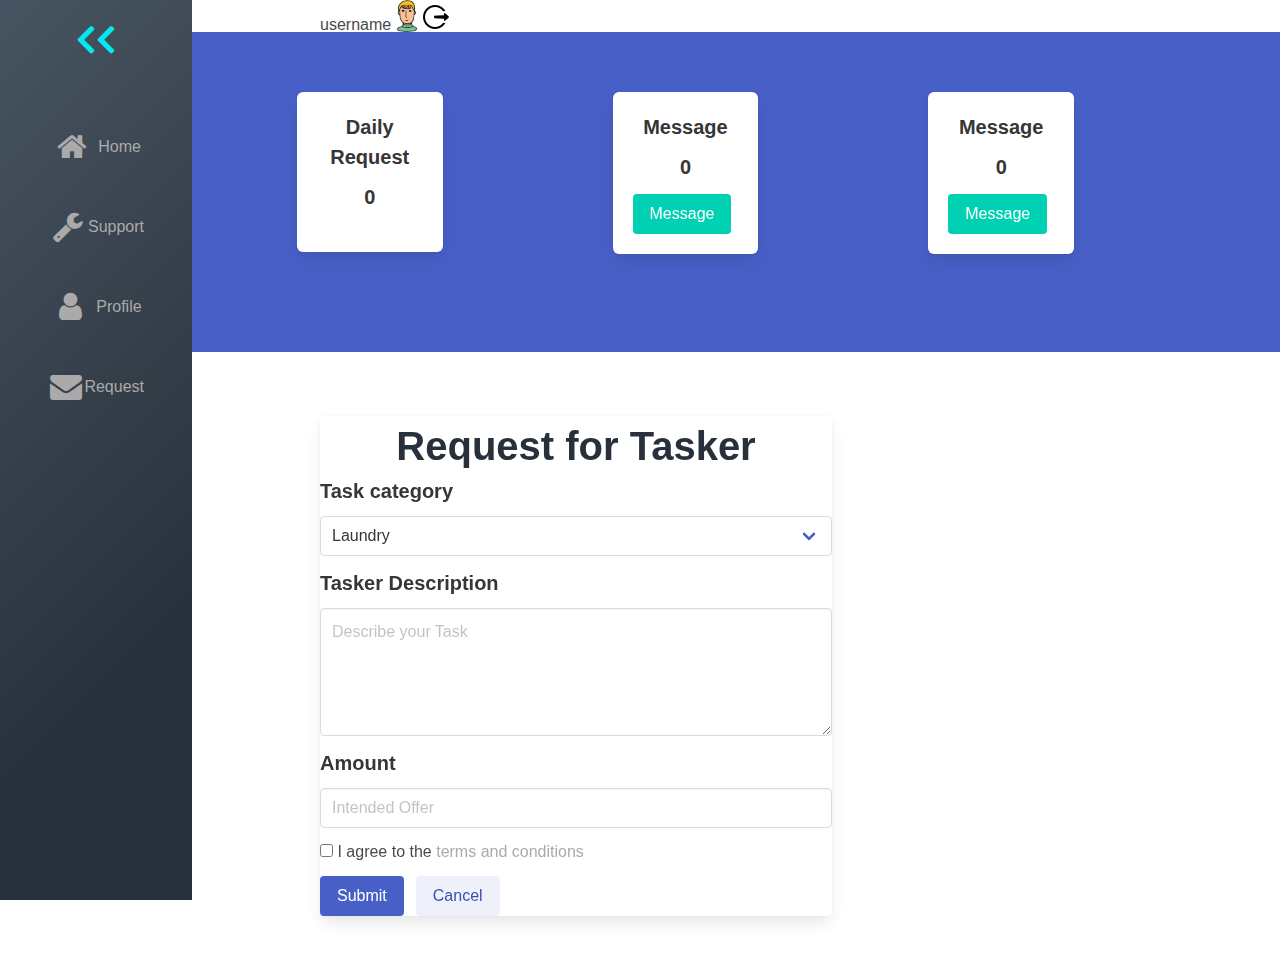
<file: templates/dashboard.html>
<!DOCTYPE html>
<html lang="en">
<head>
    <meta charset="UTF-8">
    <meta http-equiv="X-UA-Compatible" content="IE=edge">
    <meta name="viewport" content="width=device-width, initial-scale=1.0">
    <title>User-Dashboard</title>
    <link rel="stylesheet" href="https://cdnjs.cloudflare.com/ajax/libs/font-awesome/5.14.0/css/all.min.css">
    <link rel="stylesheet" href="https://cdnjs.cloudflare.com/ajax/libs/font-awesome/4.7.0/css/font-awesome.min.css"> 
     <link rel="stylesheet" href="../static/css/bulma/css/bulma.css">
    <link rel="stylesheet" href="../static/css/dashboard.css">
</head>
<body>
   



<nav>
    <ul>
     <li class="logo">
         <h4><i class="fas fa-chevron-right fa-2x arrows"></i><i class="fas fa-chevron-right fa-2x arrows"></i></h4>
     </li>
        <li><a href="#"><i class="fa fa-fw fa-home fa-2x"></i> <span>Home</span></a></li>
        <li><a href="#"><i class="fa fa-fw fa-wrench fa-2x "> </i><span>Support</span></a></li>
        <li><a href="#"><i class="fa fa-fw fa-user fa-2x"></i><span>Profile</span></a></li>
        <li><a href="#"><i class="fa fa-fw fa-envelope fa-2x"></i><span>  Request</span>
        </a></li>
        <li><a href="#"><i class="fas fa-lo fa-2x"></i></a></li>
        
    </ul>
    
     </nav>
 <header>
<div class="list">
    <div class="listname">
        <h2>username</h2>
    </div>
    <div class="list-pic">
        <img src="../static/img/icons8-user-48.png" alt="">
    </div>
    <div class="list-out">
        <a href="">
          <img src="../static/img/icons8-sign-out-26.png" alt="">
        </a>
    </div>
</div>

    <!-- <marquee behavior="slide" direction="left">Here is some slide-in text... coming from the right.</marquee> -->

 </header>
 <section class="hero is-link">
    <div class="hero-body">
      <p class="title">
      <div class="row">
        <div class="column">
            <form class="box box1">
                <div class="field">
                  <label class="label">Daily Request</label>
                  <label class="label">0</label>
                </div>
              
               
              
              
              </form>
        </div>
        <div class="column">
            <form class="box">
                <div class="field">
                  <label class="label">Message</label>
                  <label class="label">0</label>
                </div>
              
               
              
                <button class="button is-primary">Message</button>
              </form>
        </div>
        <div class="column">
            <form class="box">
                <div class="field">
                  <label class="label">Message</label>
                  <label class="label">0</label>
                </div>
              
               
              
                <button class="button is-primary">Message</button>
              </form>
        </div>
       
      </div>
      </p>
    
    </div>
  </section>
<section id="form">
  
  <div class="card">
    <h1>Request for Tasker</h1>
    <div class="form">

      <div class="field">
        <label class="label">Task category </label>
        <div class="control">
          <div class="select">
            <select>
              <option>Laundry</option>
              <option>Cook</option>
              <option>Barber</option>
              <option>Tailor</option>
            </select>
          </div>
        </div>
      </div>

      <div class="field">
        <label class="label">Tasker Description </label>
        <div class="control">
          <textarea class="textarea" placeholder="Describe your Task"></textarea>
        </div>
      </div>
  <div class="field">
    <label class="label">Amount</label>
    <div class="control">
      <input class="input" type="Number" placeholder="Intended Offer">
    </div>
  </div>
  
  
  
  

  
 
  
  <div class="field">
    <div class="control">
      <label class="checkbox">
        <input type="checkbox">
        I agree to the <a href="#">terms and conditions</a>
      </label>
    </div>
  </div>
  
  
  
  <div class="field is-grouped">
    <div class="control">
      <button class="button is-link">Submit</button>
    </div>
    <div class="control">
      <button class="button is-link is-light">Cancel</button>
    </div>
  </div>
     
    </div>
  </div> 
</section>














 
</body>
</html>
</file>
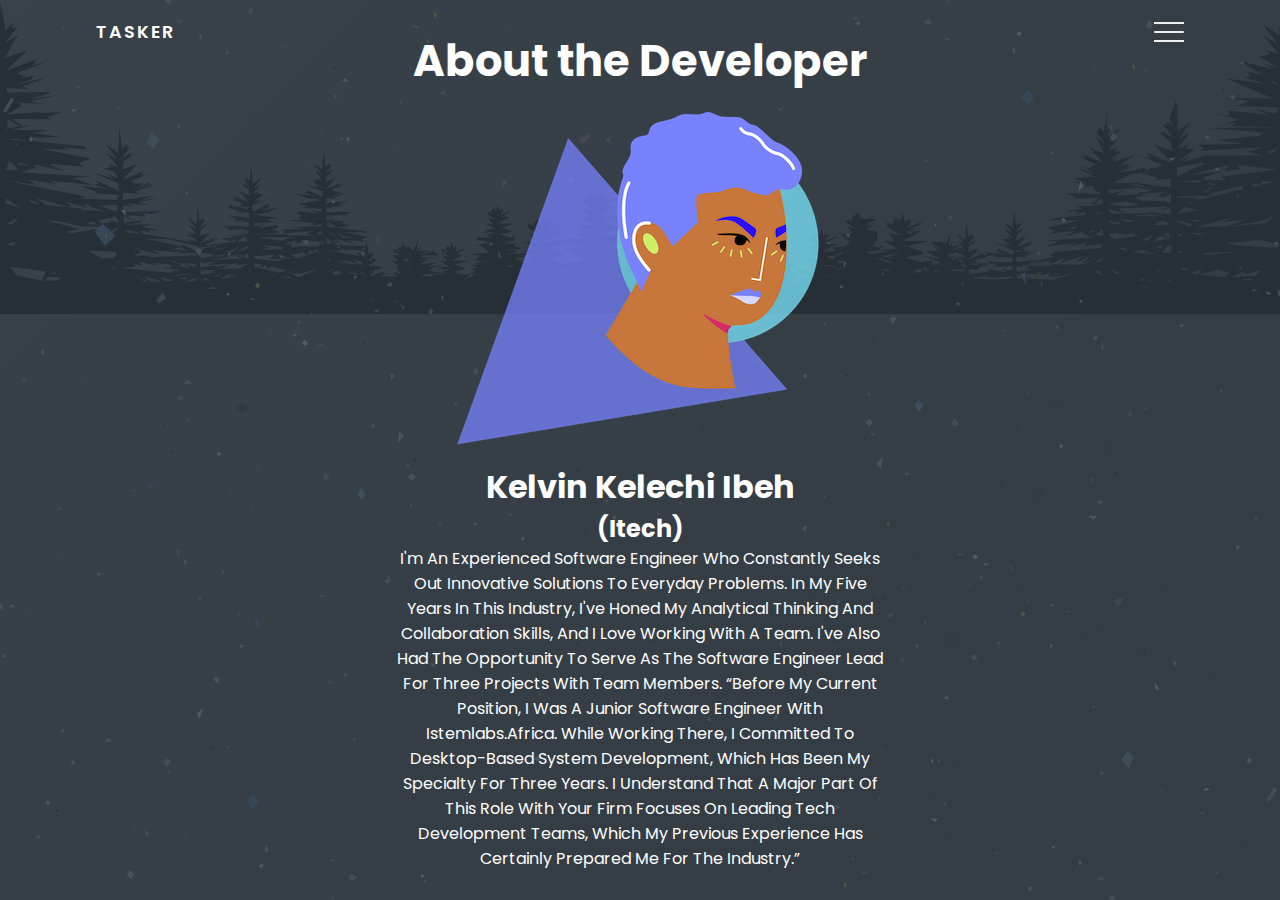
<file: templates/developer.html>
<html lang="en">
    <head>
        <meta charset="UTF-8" />
        <meta name="viewport" content="width=device-width, initial-scale=1.0" />
        <title>Developer | Homepage</title>
        <link rel="stylesheet" href="../static/css/index.css" />
        <style>
            header{
                background-image: url(/static/img/Stars.svg);
            }
            .main{
               
                background-image: url(/static/img/Trees.svg);
                background-position: cover;
                background-repeat: no-repeat;
            }
            
                @media screen and (max-width: 640px) {
                    html,body{
                        scroll-behavior: smooth;
                        overflow-x: visible;
                        overflow-y: visible;
                    }
                    .container{
                        height: 70rem;
                      
                    }
                    .row{
                        margin-top: 20%;
                    }
                    .column{
                            width: 90%;
                           
                           
                        
                    }
                    .login-box h2{
                        margin-top: 20%;
                    }
                
                    .inner{
                        height: 50rem;
                    }
                 
                    .links a{
                        margin-top: 10%;
                        margin-left: -200%;
                        color:white;
                      
                    }
                    p{
                        width: 120%;
                        margin-left: -5%;
                      
                    }
                    h1{
                        width: 80%;
                        margin-left: 10%;
                        font-size: 30px;
                    }
                    h2{
                        font-size: 20px;
                    }
                    .column img{
                        height: 10rem;
                    }
                    .title{
                        margin-top: 50%;
                        font-size: 35px;
                    }
                    .main{
                        margin-top: 20%;
                        height: 120rem;
                    }
                    .overlay{
                        margin-top: 10%;
                    }
                   
                }
              
        
        </style>
    </head>
    <body>
        <div class="container">
            <div class="navbar">
                <div class="menu">
                    <h3 class="logo">Tasker<span></span></h3>
                    <div class="hamburger-menu">
                        <div class="bar"></div>
                        
                    </div>
                </div>
            </div>
    
            <div class="main-container">
                <div class="main">
                    <header>
                        <div class="overlay">
                            <div class="inner">
                                <h2 class="title">About the Developer</h2>
                                <p>
                                    <div class="row">
                                        <div class="column">
                                            <img src="../static/img/Power Moves - Avatar.png" alt="">
                                        </div>
                                        <div class="column">
                                            <h1>
                                                 Kelvin Kelechi Ibeh
                                            </h1>
                                            <h2>
                                                (Itech)
                                            </h2>
                                            <p>
                                                I'm An Experienced Software Engineer Who Constantly Seeks Out Innovative Solutions To Everyday Problems. In My Five Years In This Industry, I've Honed My Analytical Thinking And Collaboration Skills, And I Love Working
With A Team. I've Also Had The Opportunity To Serve As The Software Engineer Lead For Three Projects With Team Members.
“Before My Current Position, I Was A Junior Software Engineer With Istemlabs.Africa.
While Working There, I Committed To Desktop-Based System Development, Which Has Been My Specialty For Three Years.
I Understand That A Major Part Of This Role With Your Firm Focuses On Leading Tech Development Teams, Which My Previous Experience Has Certainly Prepared Me For The Industry.”
                                            </p>
                                        </div>
                                    </div>
                                </p>
                              
                            </div>
                        </div>
                    </header>
                </div>
    
                <div class="shadow one"></div>
                <div class="shadow two"></div>
            </div>
    
            <div class="links">
              
                <ul>
                    <!-- <div class="contain ">
                    </div> -->
                    <li>
                        <a href="#" style="--i: 0.05s;">Home</a>
                    </li>
                    <li>
                        <a href="#" style="--i: 0.1s;">Services</a>
                    </li>
                    <li>
                        <a href="./about.html" style="--i: 0.15s;">About</a>
                    </li>

                    <li>
                        <a href="#" style="--i: 0.25s;">Developer</a>
                    </li>
                    <li>
                        <a href="./signup.html" style="--i: 0.3s;">Sign up</a>
                    </li>
                    <li>
                        <a href="./signin.html" style="--i: 0.3s;">Sign in</a>
                    </li>
                    <li>
                        <a href="./tasker.html" style="--i: 0.2s;">Tasker</a>
                    </li>
                </ul>
        
            </div>
        </div>
    
        <script src="../static/js/navbar.js"></script>
    </body>
    </html>
</file>
<file: static/css/dashboard.css>
* {
    margin: 0px;
    padding: 0px;
    box-sizing: border-box;
}

body {
    font-family: sans-serif;
  
}



/* to customize the scrollbar */
body::-webkit-scrollbar {

    width: 0.5rem;
 
  
}

body::-webkit-scrollbar-track {
    background: rgb(46, 32, 110);
    
}


body::-webkit-scrollbar-thumb {

    border-radius: 7px;
}


/* to customize the scrollbar -end */

nav {
    color: #aaa;
    position: fixed;
    
    left: 0;
    height: 100vh;
    width: 5%;
    background-color: #485461;
    background-image: linear-gradient(135deg, #485461 0%, #28313b 74%);
    display: flex;
    flex-direction: column;
    justify-content: space-around;
    align-items: center;
    transition: all 0.3s ease;

}

.logo {
    margin-top: 1.5rem;
    margin-bottom: 3rem;
}
.title {
    display: none;
}


.arrows {
    transition: all 0.7s ease;
}
nav:hover .arrows {
    transform: rotate(-180deg);
}
nav:hover .title {
    display: block;
}

 ul {
     list-style: none;
     height: 100%;
     width: 100%;
     display: flex;
    flex-direction: column;
    align-items: center;

 }
a {
    text-decoration: none;
    color: #aaa;
}

li a {
    display: flex;
    justify-content: space-around;
    align-items: center;
    height: 5rem;
    width: 6rem;
    color: #aaa;
    transition: color 0.3s ease;
    
}


li a:hover {
    color: #03e9f4;
   
}


li span {
    display: none;
}
li:last-child {
    margin-top: auto;
}

main h1 {
    background: linear-gradient(-45deg, #ddaaff, #69318f);
    -webkit-background-clip: text;
    -webkit-text-fill-color: transparent;
    font-size: 80px;
}
Marquee {
    font-family:'Comic Sans MS';
    font-size:2em;
    line-height:1.3em;
    color:#996600;
    
    padding:1.5em;
   
}   
.list{
    display: flex;
    flex-direction: row;
    width: 100%;
    height: 2rem;
    text-align: center;
    line-height: 50px;
    margin-left: 50%;
}
.list-pic{
   display: flex;
   float: right;
}
.listname{
    margin-left: -25%;
}
.hero{
    height: 20rem;
}
.row{
    display: flex;
    flex-direction: row;
    margin-left: 20%;
    gap: 2;
}
.label{
    text-align: center;
    font-size: 20px;
}
.column {
    flex-basis: 0;
    flex-grow: 1;
    flex-basis: 3;
    padding: 0.75em;
}
.box{
    width: 50%;
}
.box1{
    height: 10rem;
}
.card{
    width: 40%;
    margin-left: 25%;
    box-shadow: #28313b;
    
}
.select {
    width: 100%;
}
select{
    width: 100%;
}
.card label{
    text-align:left ;
}
.card h1{
    font-size: 40px;
    color: #28313b;
    font-family: 'Lucida Sans', 'Lucida Sans Regular', 'Lucida Grande', 'Lucida Sans Unicode', Geneva, Verdana, sans-serif;
    font-weight: 800;
    text-align: center;
}
section{
    margin-bottom: 5%;
}
marquee  {
    position: absolute;
    width: 100%;
    height: 2rem;
    margin: 0;
    line-height: 50px;
    text-align: center;
    /* Starting position */
    -moz-transform:translateX(100%);
    -webkit-transform:translateX(100%);	
    transform:translateX(100%);
    /* Apply animation to this element */	
    -moz-animation: scroll-left 5s linear infinite;
    -webkit-animation: scroll-left 5s linear infinite;
    animation: scroll-left 5s linear infinite;
   }
   /* Move it (define the animation) */
   @-moz-keyframes scroll-left {
    0%   { -moz-transform: translateX(50%); }
    100% { -moz-transform: translateX(-50%); }
   }
   @-webkit-keyframes scroll-left {
    0%   { -webkit-transform: translateX(50%); }
    100% { -webkit-transform: translateX(-50%); }
   }
   @keyframes scroll-left {
    0%   { 
    -moz-transform: translateX(50%); /* Browser bug fix */
    -webkit-transform: translateX(100%); /* Browser bug fix */
    transform: translateX(50%); 		
    }
    100% { 
    -moz-transform: translateX(-50%); /* Browser bug fix */
    -webkit-transform: translateX(-100%); /* Browser bug fix */
    transform: translateX(-50%); 
    }
   } 

@media screen and (min-width: 768px) {
nav:hover {
    color:  #03e9f4;
    width: 15%;
}

nav:hover li span {
    display: block;
}
}
@media screen and (max-width: 768px) {
    nav {
      
        height: 4rem;
        width: 100vw; 
        bottom: 0;

    }
.logo {
    display: none;
}
    ul {
        flex-direction: row;

    }

    li:last-child {
        margin-top: 0;
    }
a {
    justify-content: center;
}

 li span {
     display: none;
 }
}
</file>
<file: static/css/index.css>
@import url("https://fonts.googleapis.com/css2?family=Poppins:wght@300;400;500;600;700;800;900&display=swap");

* {
    padding: 0;
    margin: 0;
    box-sizing: border-box;
}

body,
button {
    font-family: "Poppins", sans-serif;
}

.container {
    min-height: 100vh;
    width: 100%;
    background-color: #485461;
    background-image: linear-gradient(135deg, #485461 0%, #28313b 74%);
    overflow-x: hidden;
    transform-style: preserve-3d;
}

.navbar {
    position: fixed;
    top: 0;
    left: 0;
    width: 100%;
    z-index: 10;
    height: 3rem;
}

.menu {
    max-width: 72rem;
    width: 100%;
    margin: 0 auto;
    padding: 0 2rem;
    display: flex;
    justify-content: space-between;
    align-items: center;
    color: #fff;
}

.logo {
    font-size: 1.1rem;
    font-weight: 600;
    text-transform: uppercase;
    letter-spacing: 2px;
    line-height: 4rem;
}

    .logo span {
        font-weight: 300;
    }

.hamburger-menu {
    height: 4rem;
    width: 3rem;
    cursor: pointer;
    display: flex;
    align-items: center;
    justify-content: flex-end;
}

.bar {
    width: 1.9rem;
    height: 1.5px;
    border-radius: 2px;
    background-color: #eee;
    transition: 0.5s;
    position: relative;
}

    .bar:before,
    .bar:after {
        content: "";
        position: absolute;
        width: inherit;
        height: inherit;
        background-color: #eee;
        transition: 0.5s;
    }

    .bar:before {
        transform: translateY(-9px);
    }

    .bar:after {
        transform: translateY(9px);
    }

.main {
    position: relative;
    width: 100%;
    left: 0;
    z-index: 5;
    overflow: hidden;
    transform-origin: left;
    transform-style: preserve-3d;
    transition: 0.5s;
}

header {
    min-height: 100vh;
    width: 100%;
    background: url("bg.jpg") no-repeat top center / cover;
    position: relative;
}

.overlay {
    position: absolute;
    width: 100%;
    height: 100%;
    top: 0;
    left: 0;
    background-color: rgba(43, 51, 59, 0.8);
    display: flex;
    justify-content: center;
    align-items: center;
}

.inner {
    max-width: 35rem;
    text-align: center;
    color: #fff;
    padding: 0 2rem;
}

.title {
    font-size: 2.7rem;
}

.btn {
    margin-top: 1rem;
    padding: 0.6rem 1.8rem;
    background-color: #1179e7;
    border: none;
    border-radius: 25px;
    color: #fff;
    text-transform: uppercase;
    cursor: pointer;
    text-decoration: none;
}

.container.active .bar {
    transform: rotate(360deg);
    background-color: transparent;
}

    .container.active .bar:before {
        transform: translateY(0) rotate(45deg);
    }

    .container.active .bar:after {
        transform: translateY(0) rotate(-45deg);
    }

.container.active .main {
    animation: main-animation 0.5s ease;
    cursor: pointer;
    transform: perspective(1300px) rotateY(20deg) translateZ(310px) scale(0.5);
}

@keyframes main-animation {
    from {
        transform: translate(0);
    }

    to {
        transform: perspective(1300px) rotateY(20deg) translateZ(310px) scale(0.5);
    }
}

.links {
    position: absolute;
    width: 30%;
    right: 0;
    top: 0;
    height: 100vh;
    z-index: 5;
    display: flex;
    justify-content: center;
    align-items: center;
}

ul {
    list-style: none;
}

.links a {
    text-decoration: none;
    color: #eee;
    padding: 0.7rem 0;
    display: inline-block;
    font-size: 1rem;
    font-weight: 300;
    text-transform: uppercase;
    letter-spacing: 1px;
    transition: 0.3s;
    opacity: 0;
    transform: translateY(10px);
    animation: hide 0.5s forwards ease;
    z-index: 5;
  
    
}

    .links a:hover {
        color: #fff;
    }

.container.active .links a {
    animation: appear 0.5s forwards ease var(--i);
}

@keyframes appear {
    from {
        opacity: 0;
        transform: translateY(10px);
    }

    to {
        opacity: 1;
        transform: translateY(0px);
    }
}

@keyframes hide {
    from {
        opacity: 1;
        transform: translateY(0px);
    }

    to {
        opacity: 0;
        transform: translateY(10px);
    }
}

.shadow {
    position: absolute;
    width: 100%;
    height: 100vh;
    top: 0;
    left: 0;
    transform-style: preserve-3d;
    transform-origin: left;
    transition: 0.5s;
    background-color: white;
}

    .shadow.one {
        z-index: -1;
        opacity: 0.15;
    }

    .shadow.two {
        z-index: -2;
        opacity: 0.1;
    }

.container.active .shadow.one {
    animation: shadow-one 0.6s ease-out;
    transform: perspective(1300px) rotateY(20deg) translateZ(215px) scale(0.5);
}

@keyframes shadow-one {
    0% {
        transform: translate(0);
    }

    5% {
        transform: perspective(1300px) rotateY(20deg) translateZ(310px) scale(0.5);
    }

    100% {
        transform: perspective(1300px) rotateY(20deg) translateZ(215px) scale(0.5);
    }
}

.container.active .shadow.two {
    animation: shadow-two 0.6s ease-out;
    transform: perspective(1300px) rotateY(20deg) translateZ(120px) scale(0.5);
}

@keyframes shadow-two {
    0% {
        transform: translate(0);
    }

    20% {
        transform: perspective(1300px) rotateY(20deg) translateZ(310px) scale(0.5);
    }

    100% {
        transform: perspective(1300px) rotateY(20deg) translateZ(120px) scale(0.5);
    }
}

.container.active .main:hover + .shadow.one {
    transform: perspective(1300px) rotateY(20deg) translateZ(230px) scale(0.5);
}

.container.active .main:hover {
    transform: perspective(1300px) rotateY(20deg) translateZ(340px) scale(0.5);
}











    @media screen and (max-width: 640px) {
        .contain{
            width: 90%;
            height: 30rem;
            background-color: #eee;
            color: #28313b;
        }
        .links a{
            margin-top: 10%;
            margin-left: -250%;
            color:white;
          
        }
    }
</file>
